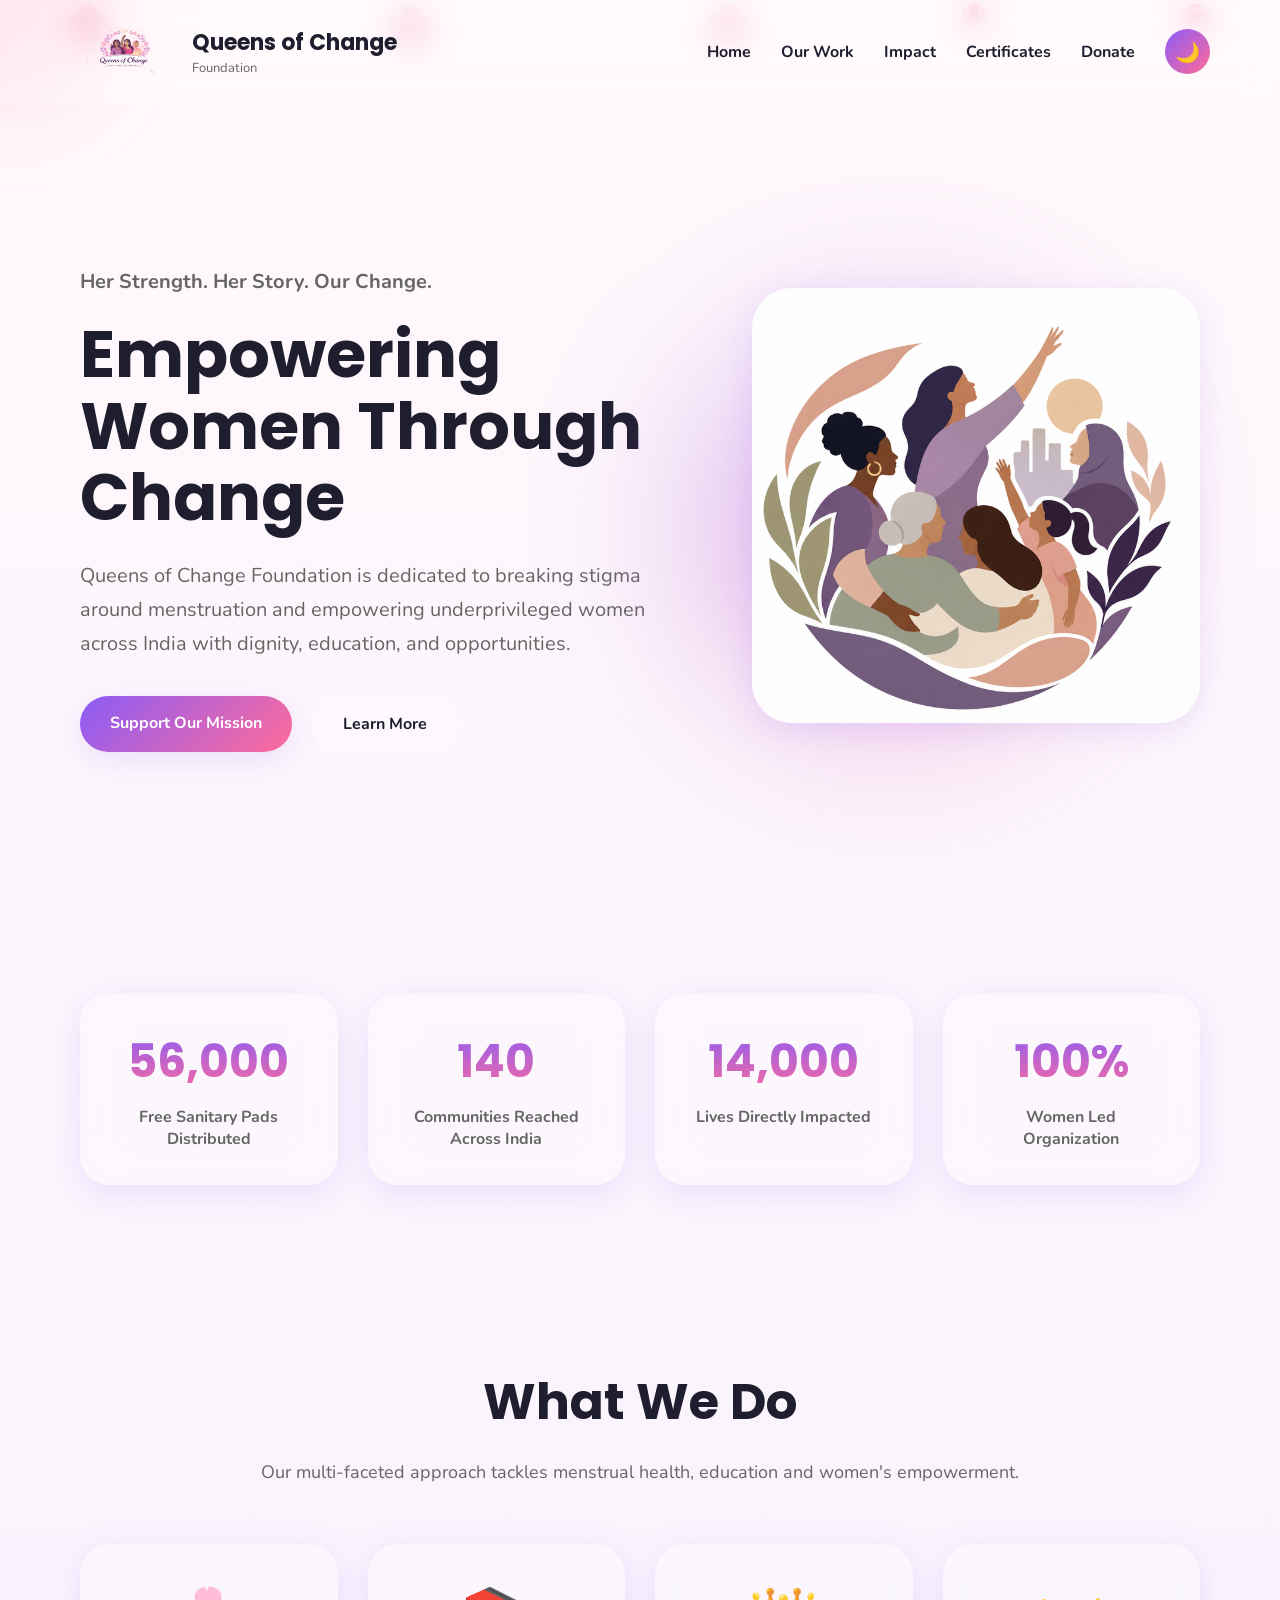
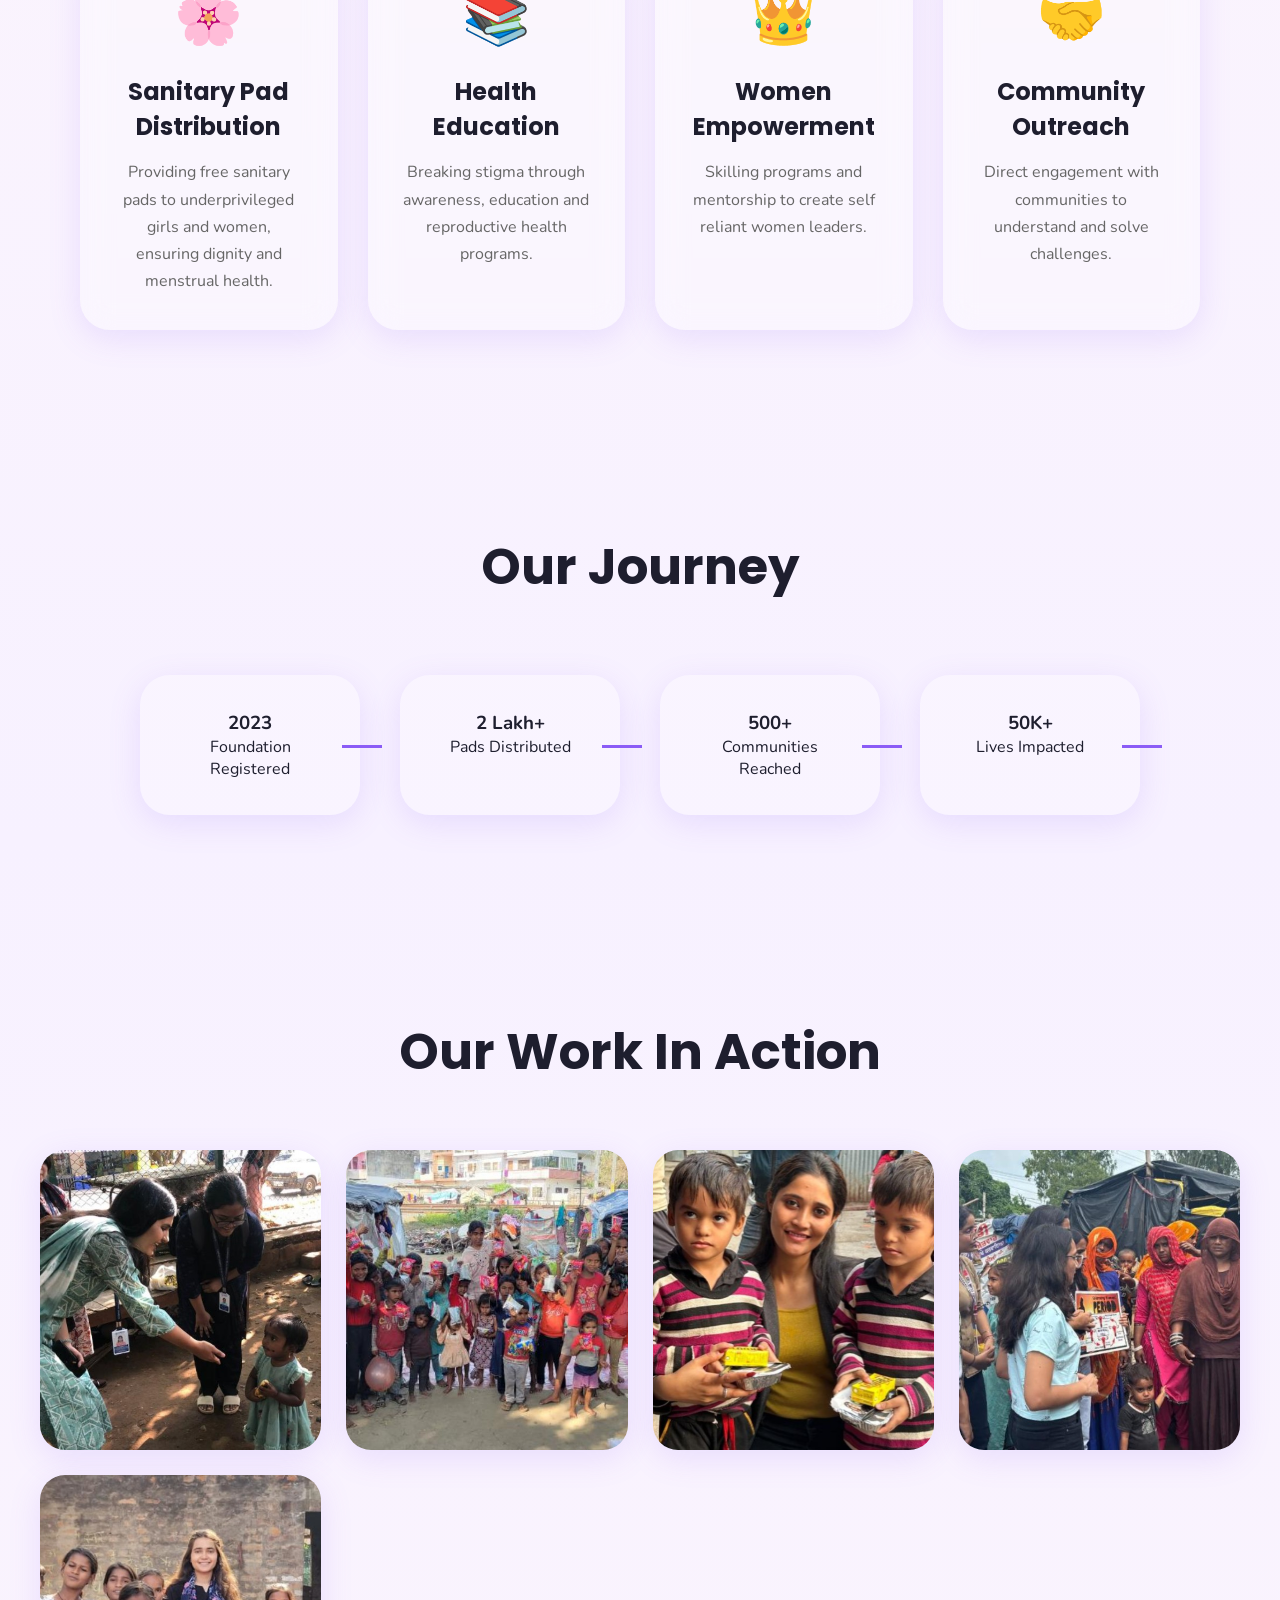
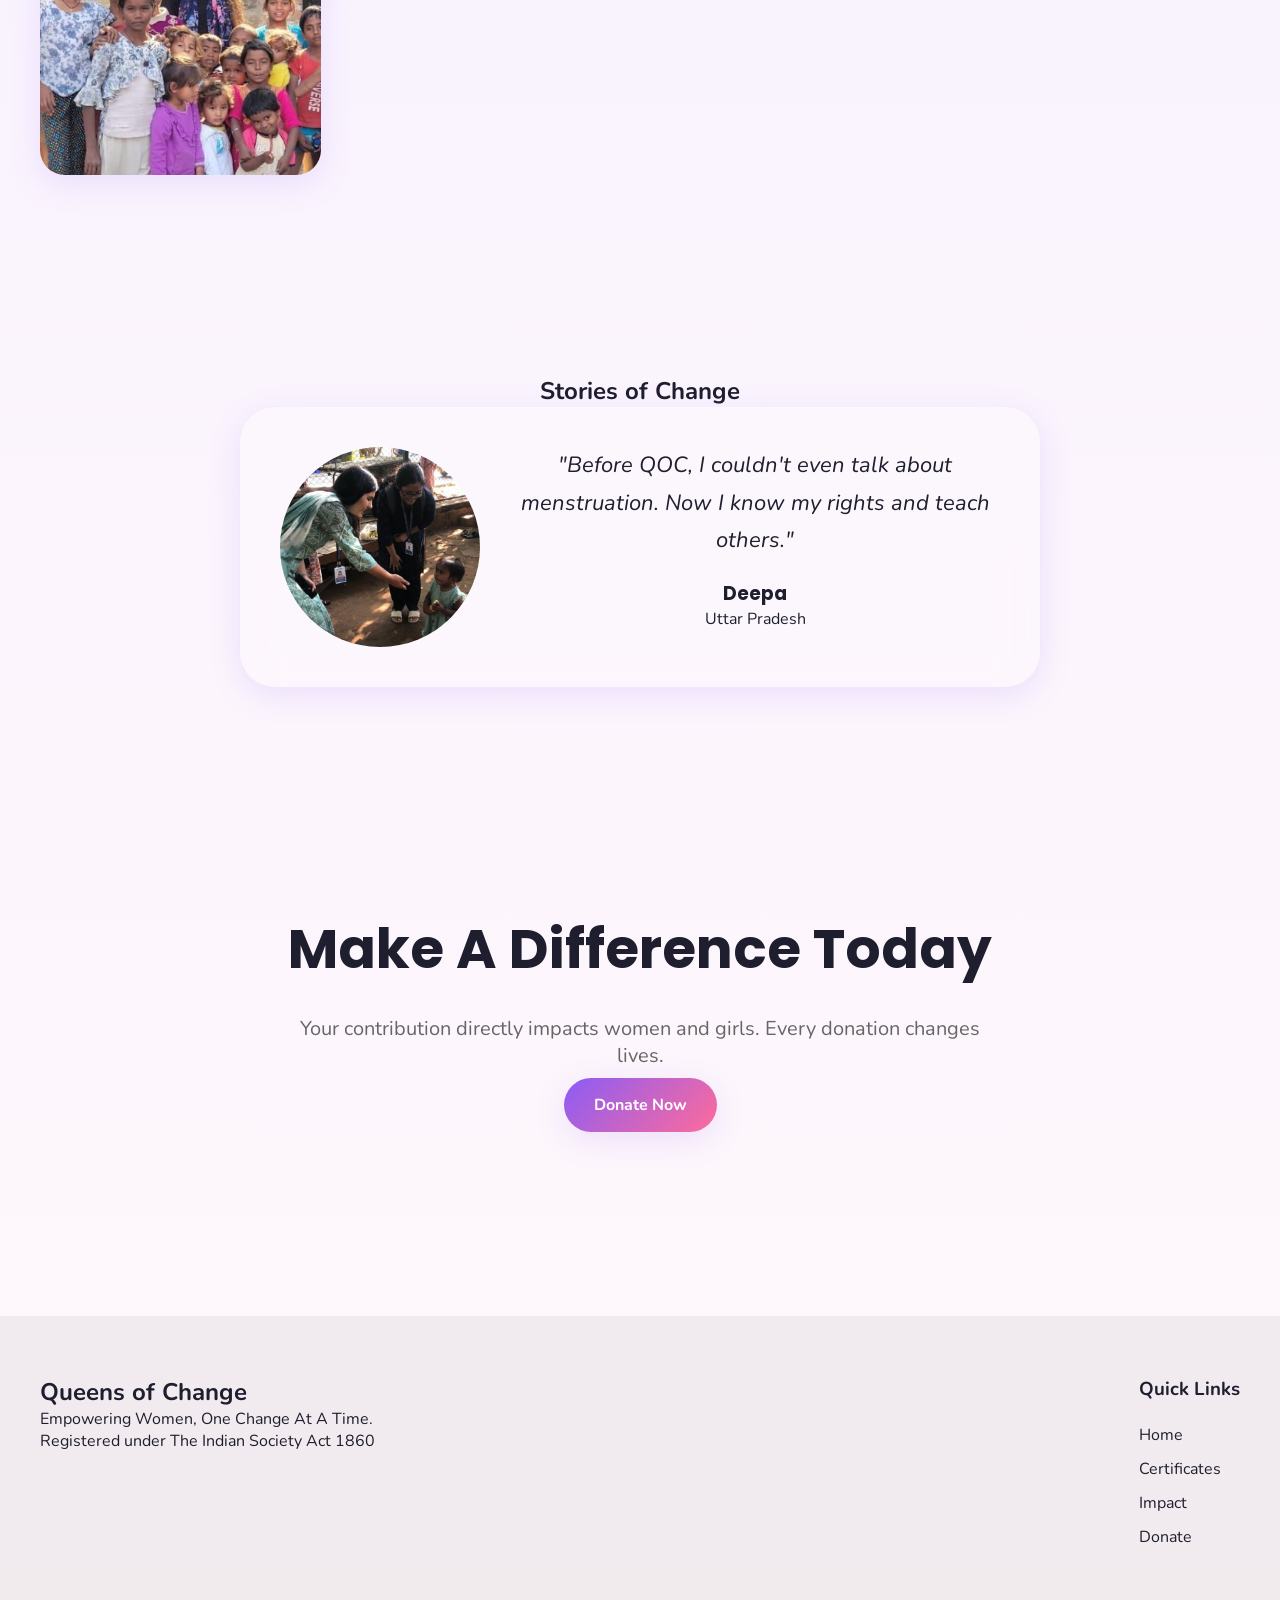
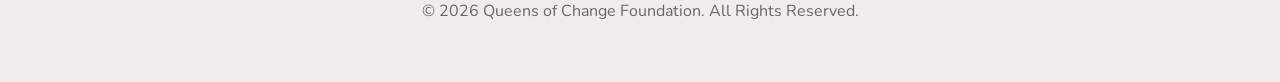
<file: index.html>
<!DOCTYPE html>
<html lang="en">

<head>

<meta charset="UTF-8">
<meta name="viewport" content="width=device-width, initial-scale=1.0">

<title>Queens of Change Foundation</title>

<link rel="stylesheet" href="css/style.css">

<link rel="preconnect" href="https://fonts.googleapis.com">

<link href="https://fonts.googleapis.com/css2?family=Poppins:wght@300;400;500;600;700&family=Nunito:wght@300;400;600;700&display=swap" rel="stylesheet">

<link rel="stylesheet"
href="https://cdnjs.cloudflare.com/ajax/libs/font-awesome/6.5.2/css/all.min.css">

</head>

<body>

<!-- cursor glow -->

<div class="cursor-glow"></div>


<!-- floating petals -->

<div class="petals">

<span>🌸</span>

<span>🌸</span>

<span>🌸</span>

<span>🌸</span>

<span>🌸</span>

</div>


<!-- navbar -->

<header>

<nav class="navbar">

<div class="logo">

<img src="images/logo.png">

<div>

<h2>Queens of Change</h2>

<p>Foundation</p>

</div>

</div>


<ul class="nav-links">

<li><a href="#">Home</a></li>



<li><a href="#stats">Our Work</a></li>

<li><a href="impact.html">Impact</a></li>

<li><a href="certificate.html">

Certificates

</a></li>

<li>

<a

href="https://docs.google.com/forms/d/e/1FAIpQLSdrCJnrJfnxzmGXOmvuvwGHFw8QOWnlW3kPCUQ47T0IUEgQ8w/viewform"

target="_blank"
>

Donate 

</a>

</li>

<li>

<button id="theme-toggle">

🌙

</button>

</li>

</ul>

</nav>

</header>



<!-- HERO -->

<section class="hero">

<div class="hero-text">

<p class="tagline">

Her Strength.

Her Story.

Our Change.

</p>


<h1>

Empowering Women Through Change

</h1>


<p>

Queens of Change Foundation is dedicated to

breaking stigma around menstruation and

empowering underprivileged women across India

with dignity, education, and opportunities.

</p>


<div class="hero-buttons">

<a 
href="https://docs.google.com/forms/d/e/1FAIpQLSdrCJnrJfnxzmGXOmvuvwGHFw8QOWnlW3kPCUQ47T0IUEgQ8w/viewform""

class="primary-btn">

Support Our Mission

</a>


<a href="about.html"

class="secondary-btn">

Learn More

</a>

</div>

</div>


<div class="hero-image">

<div class="blob"></div>

<img src="images/img7.png">

</div>

</section>



<!-- STATS -->


<section class="stats" id="stats">



<div class="stat-card">

<h2 class="counter"

data-target="200000">

0

</h2>

<p>

Free Sanitary Pads

Distributed

</p>

</div>



<div class="stat-card">

<h2 class="counter"

data-target="500">

0

</h2>

<p>

Communities Reached

Across India

</p>

</div>



<div class="stat-card">

<h2 class="counter"

data-target="50000">

0

</h2>

<p>

Lives Directly

Impacted

</p>

</div>


<div class="stat-card">

<h2>

100%

</h2>

<p>

Women Led

Organization

</p>

</div>


</section>



<!-- WHAT WE DO -->


<section class="services">

<h2>

What We Do

</h2>


<p class="section-subtitle">

Our multi-faceted approach tackles

menstrual health,

education and women's empowerment.

</p>



<div class="service-container">


<div class="service-card">

<div class="icon">

🌸

</div>

<h3>

Sanitary Pad Distribution

</h3>

<p>

Providing free sanitary pads to

underprivileged girls and women,

ensuring dignity and menstrual health.

</p>

</div>



<div class="service-card">

<div class="icon">

📚

</div>

<h3>

Health Education

</h3>

<p>

Breaking stigma through awareness,

education and reproductive health

programs.

</p>

</div>



<div class="service-card">

<div class="icon">

👑

</div>

<h3>

Women Empowerment

</h3>

<p>

Skilling programs and mentorship

to create self reliant women leaders.

</p>

</div>



<div class="service-card">

<div class="icon">

🤝

</div>

<h3>

Community Outreach

</h3>

<p>

Direct engagement with communities

to understand and solve challenges.

</p>

</div>


</div>


</section>



<!-- TIMELINE -->

<section class="timeline">


<h2>

Our Journey

</h2>


<div class="timeline-container">


<div class="timeline-item">

<h3>

2023

</h3>

<p>

Foundation Registered

</p>

</div>


<div class="timeline-item">

<h3>

2 Lakh+

</h3>

<p>

Pads Distributed

</p>

</div>


<div class="timeline-item">

<h3>

500+

</h3>

<p>

Communities Reached

</p>

</div>


<div class="timeline-item">

<h3>

50K+

</h3>

<p>

Lives Impacted

</p>

</div>


</div>

</section>




<!-- Gallery -->


<section class="gallery">


<h2>

Our Work In Action

</h2>


<div class="gallery-grid">


<img src="images/img1.jpg">

<img src="images/img2.jpg">

<img src="images/img3.jpg">

<img src="images/img4.jpg">

<img src="images/img5.jpg">




</div>


</section>




<!-- Stories -->


<section class="stories">


<h2>

Stories of Change

</h2>


<div class="story-card">

<img src="images/img1.jpg">


<div>

<p>

"Before QOC,

I couldn't even talk

about menstruation.

Now I know my rights

and teach others."

</p>


<h3>

Deepa

</h3>


<span>

Uttar Pradesh

</span>

</div>


</div>


</section>



<!-- CTA -->

<section class="cta">


<h2>

Make A Difference Today

</h2>


<p>

Your contribution directly impacts

women and girls.

Every donation changes lives.

</p>



<a

href="https://docs.google.com/forms/d/e/1FAIpQLSdrCJnrJfnxzmGXOmvuvwGHFw8QOWnlW3kPCUQ47T0IUEgQ8w/viewform"

target="_blank"

class="primary-btn">

Donate Now

</a>


</section>



<footer>


<div class="footer-content">


<div>

<h2>

Queens of Change

</h2>

<p>

Empowering Women,

One Change At A Time.
<br>
Registered under The Indian Society Act 1860

</p>

</div>



<div>

<h3>

Quick Links

</h3>
<br>

<ul>

<li>

<a href="#">

Home

</a>

</li>

<li>

<a href="certificate.html">

Certificates

</a>

</li>



<li>

<a href="impact.html">

Impact

</a>

</li>

<li>

<a

href="https://docs.google.com/forms/d/e/1FAIpQLSdrCJnrJfnxzmGXOmvuvwGHFw8QOWnlW3kPCUQ47T0IUEgQ8w/viewform"

target="_blank"
>

Donate 

</a>

</li>

</ul>

</div>



</div>



<div class="copyright">

© 2026 Queens of Change Foundation.
All Rights Reserved.


</div>


</footer>



<script src="js/script.js"></script>

<script src="js/darkmode.js"></script>


</body>

</html>
</file>
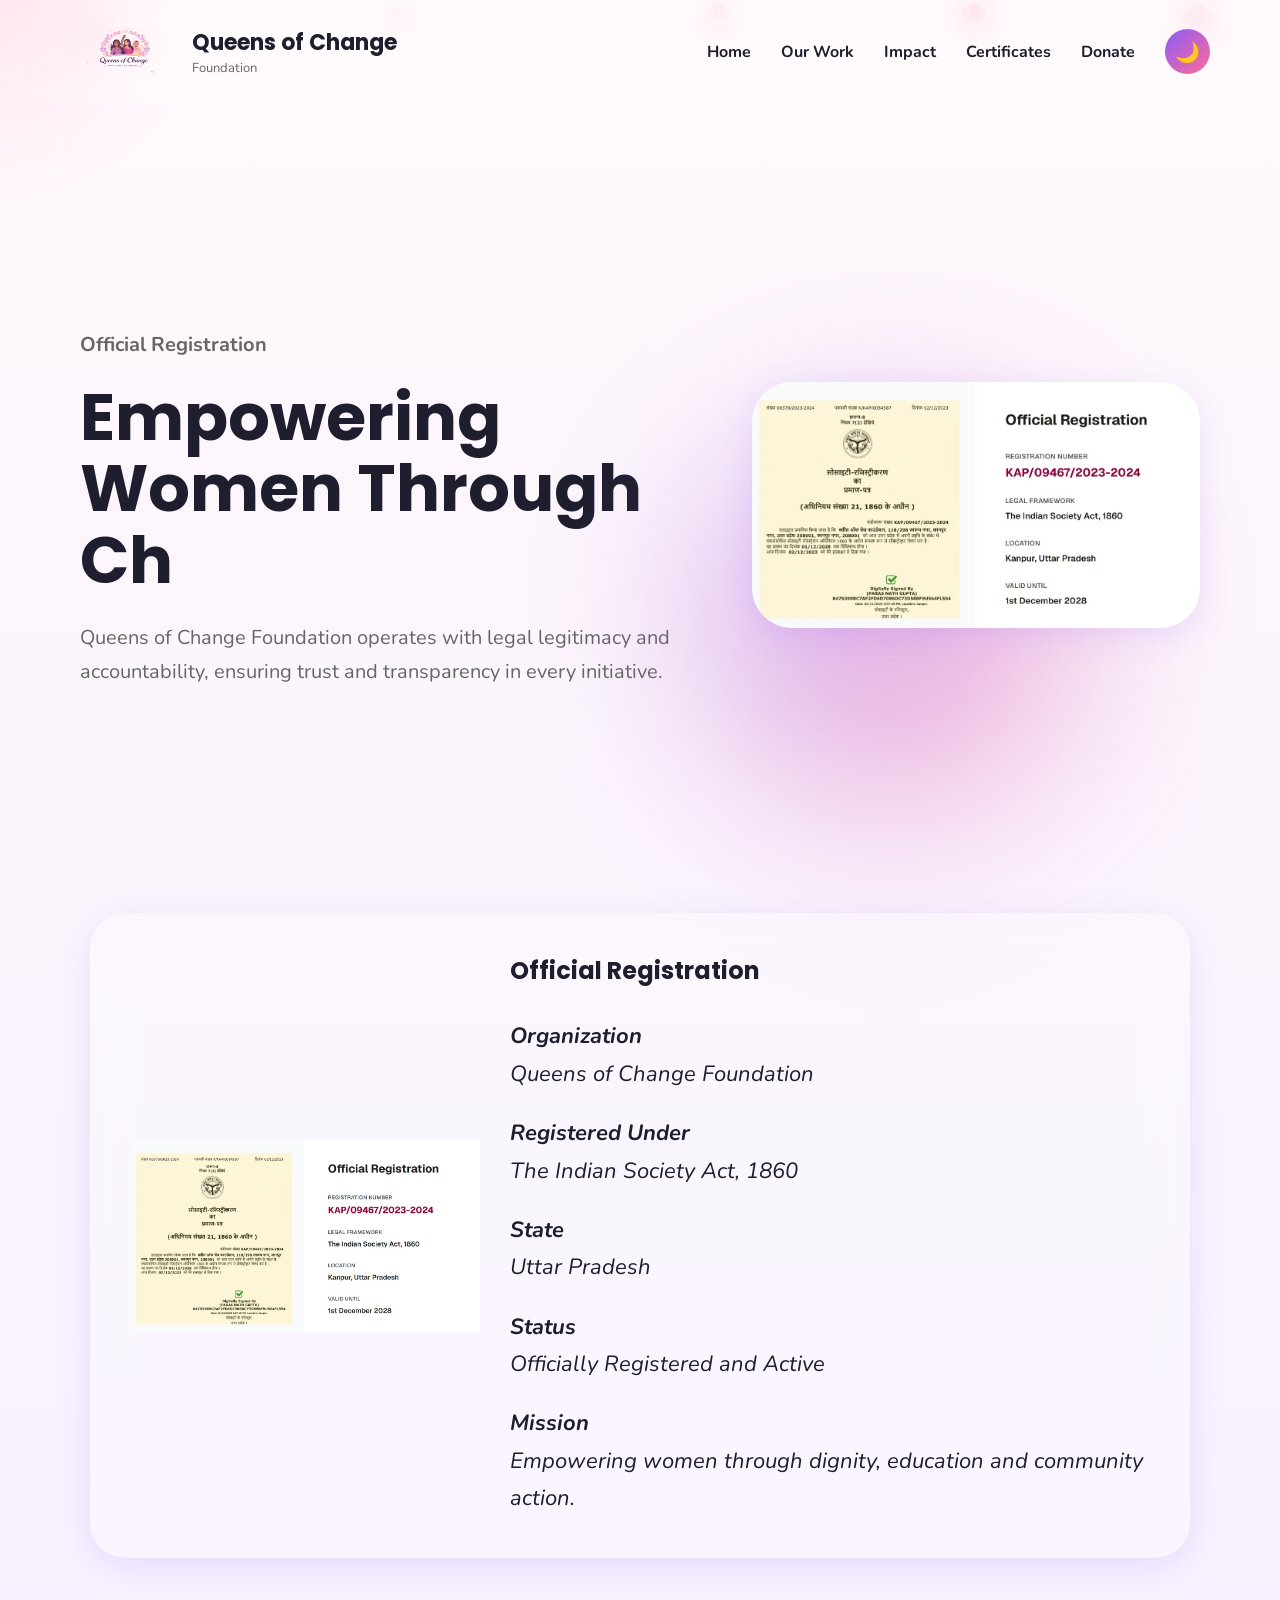
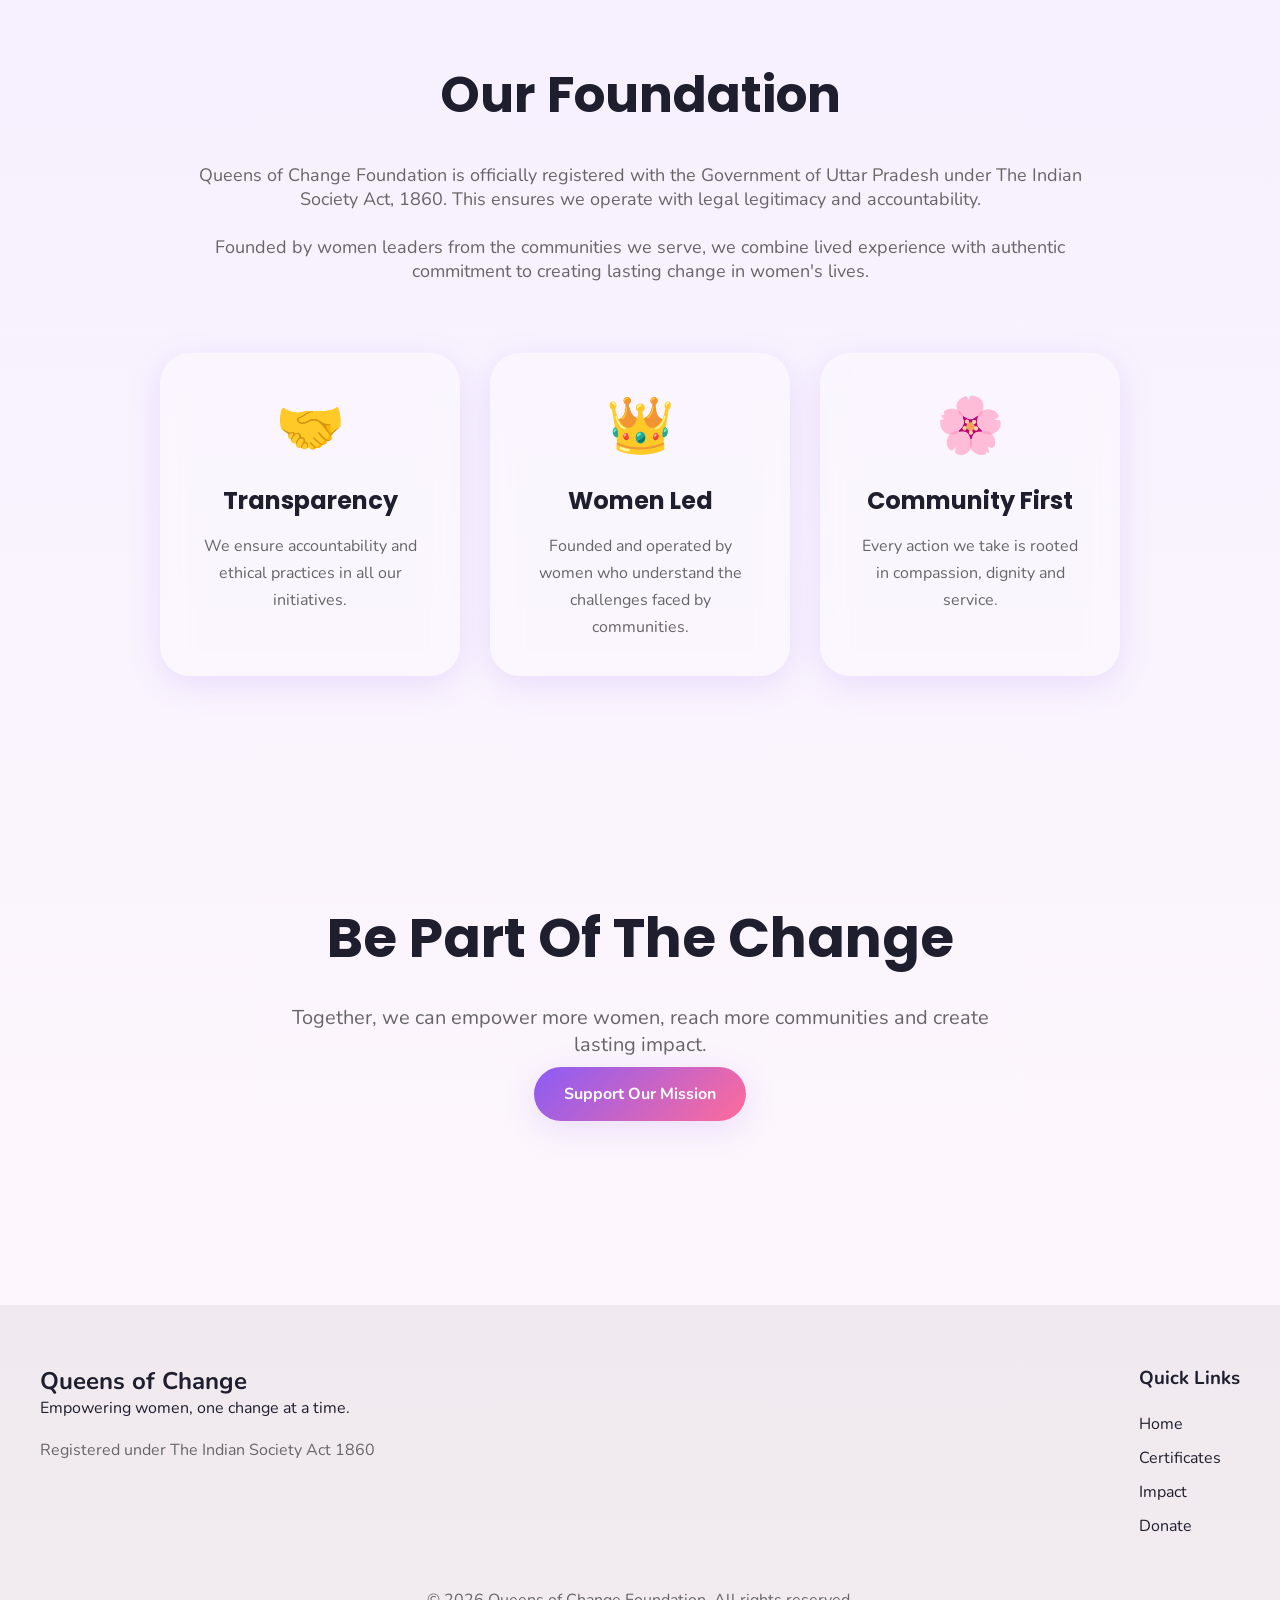
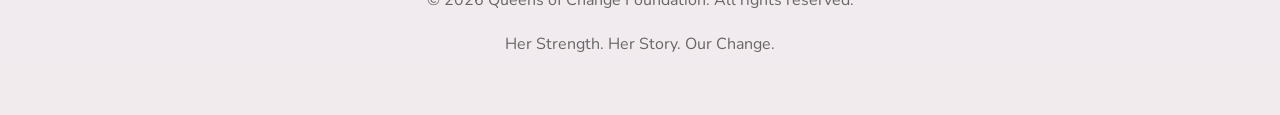
<file: certificate.html>
<!DOCTYPE html>
<html lang="en">

<head>

<meta charset="UTF-8">

<meta name="viewport"

content="width=device-width, initial-scale=1.0">

<title>

Certificates |

Queens of Change Foundation

</title>

<link rel="stylesheet"

href="css/style.css">


<link rel="preconnect"

href="https://fonts.googleapis.com">


<link href="https://fonts.googleapis.com/css2?family=Poppins:wght@300;400;500;600;700&family=Nunito:wght@300;400;600;700&display=swap"

rel="stylesheet">

</head>


<body>


<div class="cursor-glow"></div>


<div class="petals">

<span>🌸</span>

<span>🌸</span>

<span>🌸</span>

<span>🌸</span>

<span>🌸</span>

</div>




<!-- NAVBAR -->


<header>

<nav class="navbar">


<div class="logo">

<img src="images/logo.png">


<div>

<h2>

Queens of Change

</h2>

<p>

Foundation

</p>

</div>

</div>



<ul class="nav-links">


<li>

<a href="index.html">

Home

</a>

</li>



<li><a href="#stats">Our Work</a></li>

<li><a href="impact.html">Impact</a></li>

<li><a href="certificate.html">

Certificates

</a></li>

<li>

<a

href="https://docs.google.com/forms/d/e/1FAIpQLSdrCJnrJfnxzmGXOmvuvwGHFw8QOWnlW3kPCUQ47T0IUEgQ8w/viewform"

target="_blank"
>

Donate 

</a>

</li>

<li>

<button id="theme-toggle">

🌙

</button>

</li>

</ul>

</nav>

</header>





<!-- HERO -->


<section class="hero">


<div class="hero-text">


<p class="tagline">

Official Registration

</p>



<h1>

Certified.

Transparent.

Community Driven.

</h1>


<p>

Queens of Change Foundation

operates with legal legitimacy

and accountability,

ensuring trust and transparency

in every initiative.

</p>


</div>




<div class="hero-image">

<div class="blob"></div>

<img src="images/certificate.jpg">

</div>


</section>








<!-- CERTIFICATE DETAILS -->


<section class="story-card"

style="max-width:1100px;

margin:auto;">


<img

src="images/certificate.jpg"

style="

width:350px;

height:auto;

border-radius:30px;

object-fit:contain;

">


<div>


<h2

style="font-family:Poppins;

margin-bottom:30px;">

Official Registration

</h2>




<p>

<b>

Organization

</b>

<br>

Queens of Change Foundation

</p>


<br>


<p>

<b>

Registered Under

</b>

<br>

The Indian Society Act,

1860

</p>



<br>


<p>

<b>

State

</b>

<br>

Uttar Pradesh

</p>



<br>


<p>

<b>

Status

</b>

<br>

Officially Registered

and Active

</p>



<br>


<p>

<b>

Mission

</b>

<br>

Empowering women

through dignity,

education

and community action.

</p>



</div>


</section>








<!-- OUR FOUNDATION -->


<section class="services">


<h2>

Our Foundation

</h2>



<p class="section-subtitle"

style="max-width:900px;

margin:auto;

margin-top:30px;">


Queens of Change Foundation is officially registered with the Government of Uttar Pradesh under The Indian Society Act, 1860.

This ensures we operate with legal legitimacy and accountability.



<br><br>


Founded by women leaders from the communities we serve,

we combine lived experience with authentic commitment to creating lasting change in women's lives.


</p>




<div

style="

margin-top:70px;

display:flex;

justify-content:center;

gap:30px;

flex-wrap:wrap;

">



<div class="service-card"

style="max-width:300px;">


<div class="icon">

🤝

</div>



<h3>

Transparency

</h3>


<p>

We ensure accountability

and ethical practices

in all our initiatives.

</p>


</div>






<div class="service-card"

style="max-width:300px;">


<div class="icon">

👑

</div>



<h3>

Women Led

</h3>


<p>

Founded and operated

by women who understand

the challenges faced

by communities.

</p>


</div>







<div class="service-card"

style="max-width:300px;">


<div class="icon">

🌸

</div>


<h3>

Community First

</h3>


<p>

Every action we take

is rooted in compassion,

dignity and service.

</p>


</div>




</div>


</section>







<!-- CTA -->


<section class="cta">


<h2>

Be Part Of The Change

</h2>



<p>

Together,

we can empower more women,

reach more communities

and create lasting impact.

</p>




<a

class="primary-btn"

target="_blank"

href="https://docs.google.com/forms/d/e/1FAIpQLSdrCJnrJfnxzmGXOmvuvwGHFw8QOWnlW3kPCUQ47T0IUEgQ8w/viewform">

Support Our Mission

</a>



</section>







<!-- FOOTER -->


<footer>


<div class="footer-content">


<div>


<h2>

Queens of Change

</h2>


<p>

Empowering women,

one change at a time.

</p>



<p

style="margin-top:20px;

color:var(--text-light);">


Registered under

The Indian Society Act 1860

</p>



</div>





<div>


<h3>

Quick Links

</h3>
<br>


<ul>

<li>

<a href="index.html">

Home

</a>

</li>

<li>

<a href="certificate.html">

Certificates

</a>

</li>



<li>

<a href="impact.html">

Impact

</a>

</li>

<li>

<a

href="https://docs.google.com/forms/d/e/1FAIpQLSdrCJnrJfnxzmGXOmvuvwGHFw8QOWnlW3kPCUQ47T0IUEgQ8w/viewform"

target="_blank"
>

Donate 

</a>

</li>

</ul>

</div>


</div>





<div class="copyright">


© 2026

Queens of Change Foundation.

All rights reserved.


<br><br>


Her Strength.

Her Story.

Our Change.


</div>


</footer>



<script src="js/script.js"></script>

<script src="js/darkmode.js"></script>


</body>

</html>
</file>
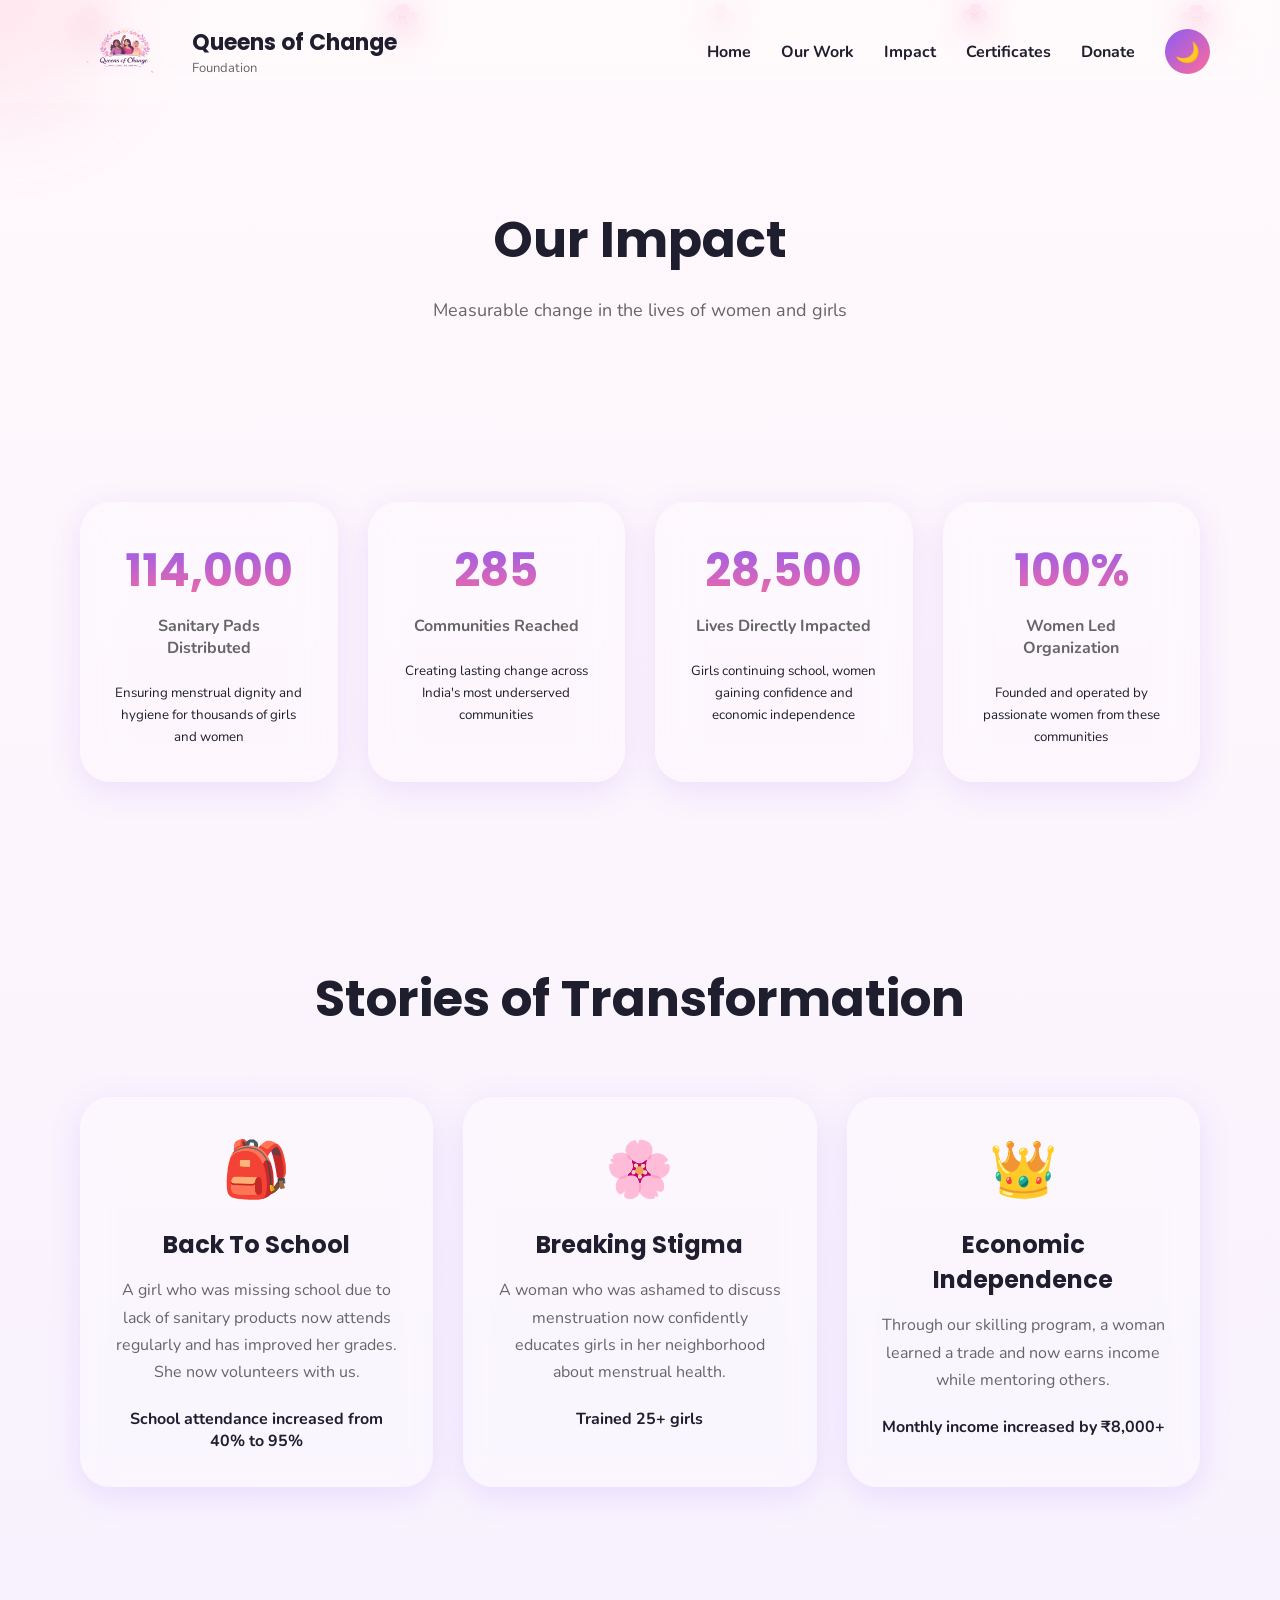
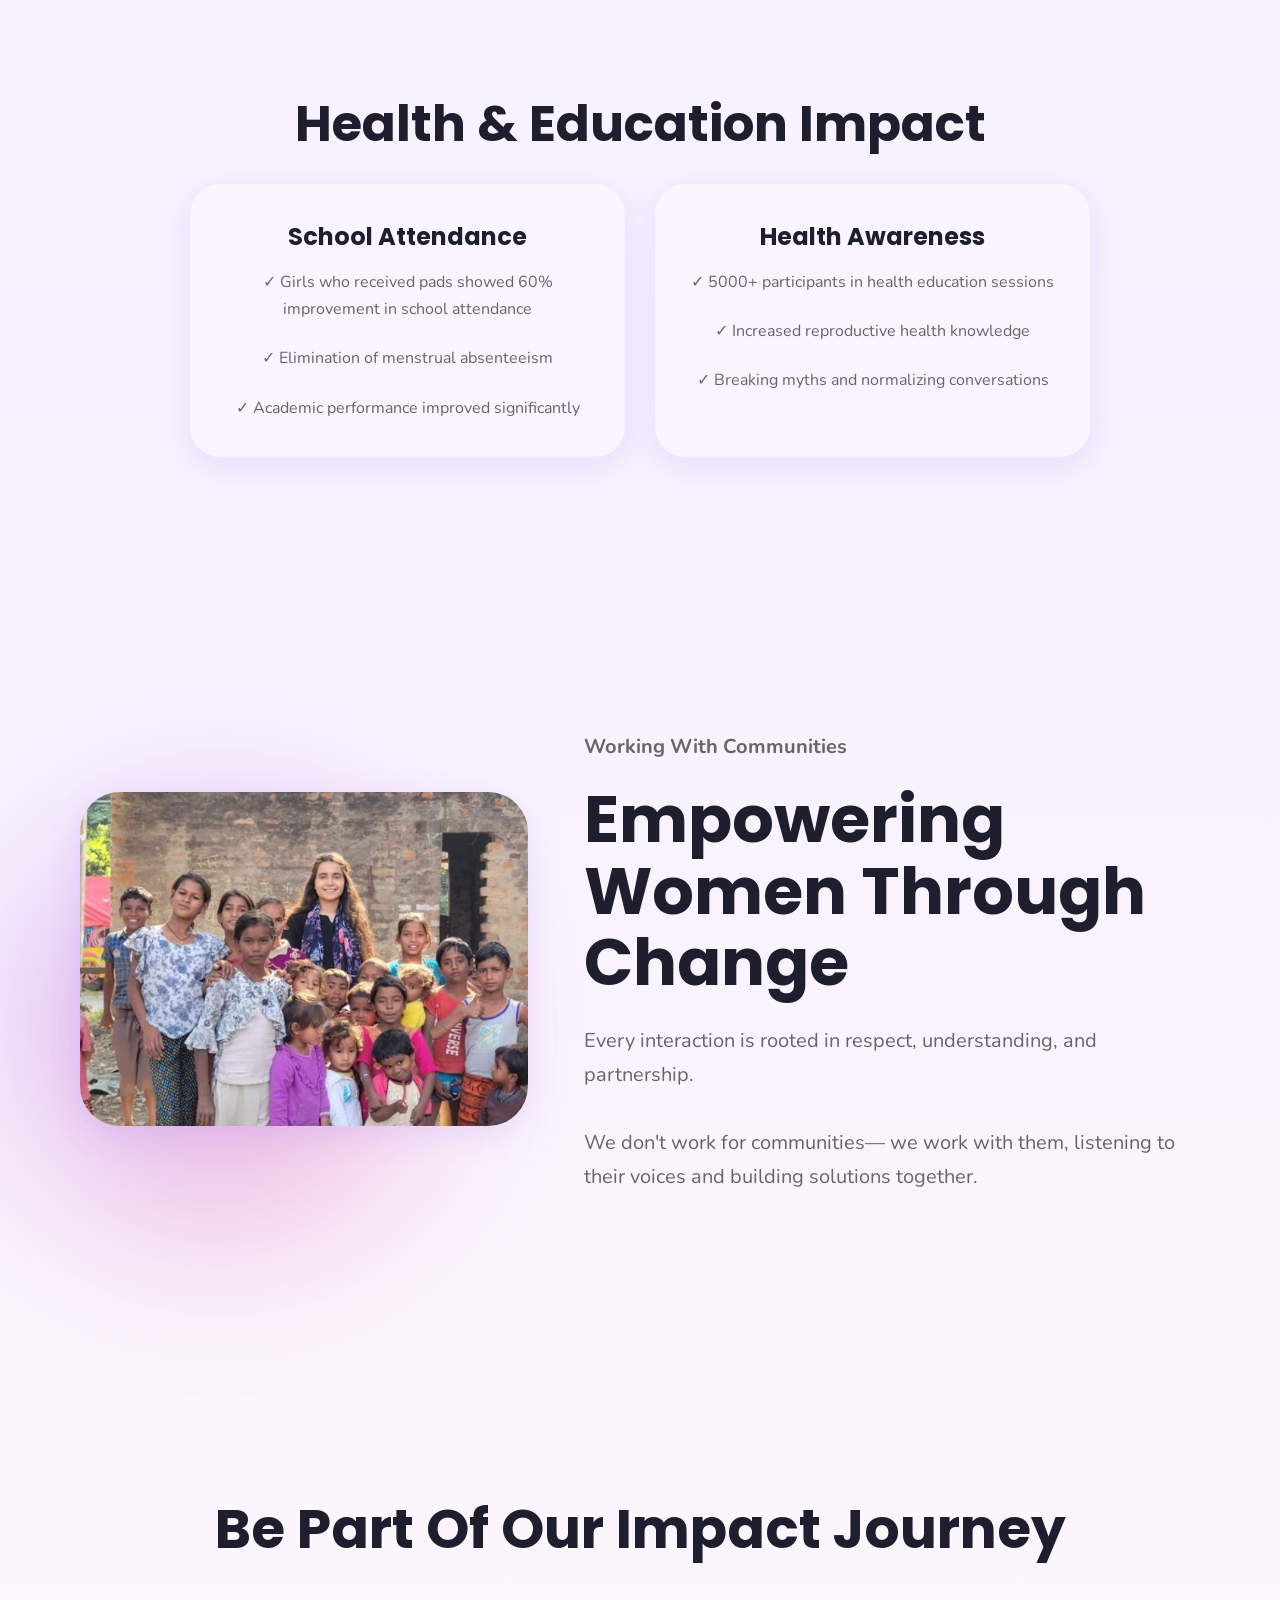
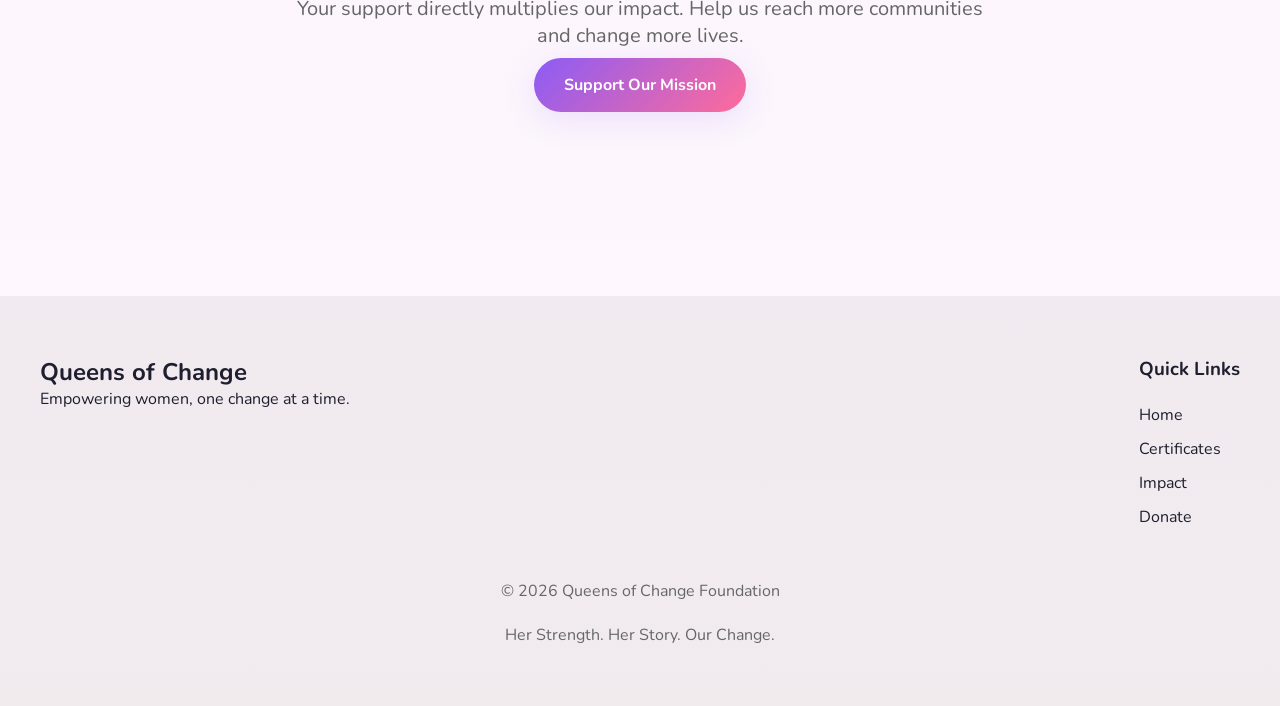
<file: impact.html>
<!DOCTYPE html>
<html lang="en">

<head>

<meta charset="UTF-8">

<meta name="viewport"
content="width=device-width, initial-scale=1.0">

<title>

Impact |

Queens of Change Foundation

</title>

<link rel="stylesheet"
href="css/style.css">

<link rel="preconnect"
href="https://fonts.googleapis.com">

<link href="https://fonts.googleapis.com/css2?family=Poppins:wght@300;400;500;600;700&family=Nunito:wght@300;400;600;700&display=swap"
rel="stylesheet">

</head>

<body>


<div class="cursor-glow"></div>


<div class="petals">

<span>🌸</span>
<span>🌸</span>
<span>🌸</span>
<span>🌸</span>
<span>🌸</span>

</div>



<!-- NAVBAR -->

<header>

<nav class="navbar">

<div class="logo">

<img src="images/logo.png">

<div>

<h2>

Queens of Change

</h2>

<p>

Foundation

</p>

</div>

</div>

<ul class="nav-links">


<li>

<a href="index.html">

Home

</a>

</li>



<li><a href="#stats">Our Work</a></li>

<li><a href="impact.html">Impact</a></li>

<li><a href="certificate.html">

Certificates

</a></li>

<li>

<a

href="https://docs.google.com/forms/d/e/1FAIpQLSdrCJnrJfnxzmGXOmvuvwGHFw8QOWnlW3kPCUQ47T0IUEgQ8w/viewform"

target="_blank"
>

Donate 

</a>

</li>

<li>

<button id="theme-toggle">

🌙

</button>

</li>

</ul>

</nav>

</header>






<!-- HERO -->


<section class="services">


<h2>

Our Impact

</h2>


<p class="section-subtitle">

Measurable change in the lives

of women and girls

</p>


</section>







<!-- IMPACT STATS -->


<section class="stats">


<div class="stat-card">


<h2 class="counter"

data-target="200000">

0

</h2>


<p>

Sanitary Pads Distributed

</p>


<br>


<small>

Ensuring menstrual dignity

and hygiene for thousands

of girls and women

</small>


</div>







<div class="stat-card">


<h2 class="counter"

data-target="500">

0

</h2>


<p>

Communities Reached

</p>


<br>


<small>

Creating lasting change

across India's most

underserved communities

</small>


</div>








<div class="stat-card">


<h2 class="counter"

data-target="50000">

0

</h2>


<p>

Lives Directly Impacted

</p>


<br>


<small>

Girls continuing school,

women gaining confidence

and economic independence

</small>


</div>








<div class="stat-card">


<h2>

100%

</h2>


<p>

Women Led Organization

</p>


<br>


<small>

Founded and operated

by passionate women

from these communities

</small>


</div>


</section>








<!-- STORIES -->


<section class="services">


<h2>

Stories of Transformation

</h2>


<div class="service-container"
style="grid-template-columns:repeat(3,minmax(250px,1fr));">



<div class="service-card">


<div class="icon">

🎒

</div>



<h3>

Back To School

</h3>



<p>

A girl who was missing school

due to lack of sanitary products

now attends regularly and

has improved her grades.

She now volunteers with us.

</p>



<br>


<b>

School attendance

increased from

40% to 95%

</b>


</div>








<div class="service-card">


<div class="icon">

🌸

</div>



<h3>

Breaking Stigma

</h3>



<p>

A woman who was ashamed

to discuss menstruation

now confidently educates

girls in her neighborhood

about menstrual health.

</p>


<br>


<b>

Trained 25+

girls

</b>


</div>









<div class="service-card">


<div class="icon">

👑

</div>



<h3>

Economic Independence

</h3>



<p>

Through our skilling program,

a woman learned a trade

and now earns income

while mentoring others.

</p>


<br>


<b>

Monthly income

increased by

₹8,000+

</b>


</div>



</div>


</section>










<!-- HEALTH IMPACT -->


<section class="services">


<h2>

Health & Education Impact

</h2>

<br>


<div class="service-container"

style="

grid-template-columns:repeat(2,minmax(320px,1fr));

max-width:900px;

margin:auto;

">




<div class="service-card">


<h3>

School Attendance

</h3>



<p>

✓ Girls who received pads

showed 60% improvement

in school attendance

</p>


<br>



<p>

✓ Elimination of menstrual

absenteeism

</p>


<br>



<p>

✓ Academic performance

improved significantly

</p>



</div>









<div class="service-card">


<h3>

Health Awareness

</h3>



<p>

✓ 5000+

participants in

health education sessions

</p>



<br>



<p>

✓ Increased reproductive

health knowledge

</p>



<br>



<p>

✓ Breaking myths

and normalizing

conversations

</p>



</div>




</div>


</section>








<!-- COMMUNITY -->


<section class="hero">


<div class="hero-image">


<div class="blob"></div>


<img src="images/img5.jpg">


</div>





<div class="hero-text">


<p class="tagline">

Working With Communities

</p>



<h1>

Community Care

& Support

</h1>



<p>

Every interaction

is rooted in respect,

understanding,

and partnership.


<br><br>


We don't work for communities—

we work with them,

listening to their voices

and building solutions together.

</p>



</div>



</section>








<!-- CTA -->


<section class="cta">


<h2>

Be Part Of

Our Impact Journey

</h2>



<p>

Your support directly

multiplies our impact.

Help us reach more communities

and change more lives.

</p>




<a

class="primary-btn"

href="donate.html">

Support Our Mission

</a>



</section>









<!-- FOOTER -->


<footer>


<div class="footer-content">


<div>


<h2>

Queens of Change

</h2>



<p>

Empowering women,

one change at a time.

</p>



</div>






<div>


<h3>

Quick Links

</h3>
<br>

<ul>


<li>

<a href="index.html">

Home

</a>

</li>

<li>

<a href="certificate.html">

Certificates

</a>

</li>



<li>

<a href="impact.html">

Impact

</a>

</li>

<li>

<a

href="https://docs.google.com/forms/d/e/1FAIpQLSdrCJnrJfnxzmGXOmvuvwGHFw8QOWnlW3kPCUQ47T0IUEgQ8w/viewform"

target="_blank"
>

Donate 

</a>

</li>

</ul>

</div>


</div>





<div class="copyright">

© 2026 Queens of Change Foundation

<br><br>

Her Strength.

Her Story.

Our Change.

</div>


</footer>




<script src="js/script.js"></script>

<script src="js/darkmode.js"></script>


</body>

</html>
</file>
<file: css/style.css>
:root{

--primary:#8B5CF6;
--secondary:#FF6B9A;
--accent:#FFD6E7;

--bg:#FFF8FB;
--bg2:#F7F1FF;

--glass:rgba(255,255,255,.25);

--text:#1E1E2E;
--text-light:#666;

--shadow:
0 8px 32px rgba(139,92,246,.15);

}


[data-theme="dark"]{

--primary:#B794F4;

--secondary:#FF80AB;

--accent:#2D1F3D;

--bg:#121018;

--bg2:#1C1627;

--glass:rgba(255,255,255,.08);

--text:#F5F5F7;

--text-light:#B7B7C0;

--shadow:
0 8px 32px rgba(0,0,0,.35);

}


/* Reset */

*{

margin:0;

padding:0;

box-sizing:border-box;

}


html{

scroll-behavior:smooth;

}


body{

font-family:'Nunito',sans-serif;

background:

linear-gradient(

180deg,

var(--bg),

var(--bg2),

var(--bg)

);

color:var(--text);

overflow-x:hidden;

transition:.4s;

}


/* Scrollbar */

::-webkit-scrollbar{

width:10px;

}

::-webkit-scrollbar-thumb{

background:

linear-gradient(

var(--primary),

var(--secondary)

);

border-radius:20px;

}



/* NAVBAR */

header{

position:sticky;

top:0;

z-index:999;

backdrop-filter:blur(15px);

background:var(--glass);

}


.navbar{

max-width:1200px;

margin:auto;

padding:15px 30px;

display:flex;

justify-content:space-between;

align-items:center;

}


.logo{

display:flex;

align-items:center;

gap:12px;

}


.logo img{

width:110px;

height:auto;

}
.logo h2{

font-family:Poppins;

font-size:22px;

}


.logo p{

font-size:13px;

color:var(--text-light);

}



.nav-links{

display:flex;

align-items:center;

gap:30px;

list-style:none;

}


.nav-links a{

text-decoration:none;

color:var(--text);

font-weight:700;

transition:.3s;

}


.nav-links a:hover{

color:var(--primary);

}



#theme-toggle{

width:45px;

height:45px;

border:none;

border-radius:50%;

cursor:pointer;

background:

linear-gradient(

135deg,

var(--primary),

var(--secondary)

);

font-size:20px;

color:white;

}



.donate-btn{

padding:12px 22px;

border-radius:30px;

background:

linear-gradient(

135deg,

var(--primary),

var(--secondary)

);

color:white!important;

box-shadow:var(--shadow);

}




/* HERO */

.hero{

max-width:1200px;

margin:auto;

min-height:90vh;

display:flex;

align-items:center;

justify-content:space-between;

padding:70px 40px;

gap:50px;

}



.hero-text{

width:55%;

}


.tagline{

font-size:18px;

font-weight:700;

color:var(--secondary);

margin-bottom:20px;

}



.hero h1{

font-size:65px;

font-family:Poppins;

line-height:1.1;

margin-bottom:25px;

}


.hero p{

font-size:20px;

color:var(--text-light);

line-height:1.7;

}



.hero-buttons{

margin-top:35px;

display:flex;

gap:20px;

}



.primary-btn{

padding:16px 30px;

border-radius:35px;

text-decoration:none;

font-weight:700;

background:

linear-gradient(

135deg,

var(--primary),

var(--secondary)

);

color:white;

box-shadow:var(--shadow);

transition:.3s;

}



.primary-btn:hover{

transform:translateY(-5px);

}



.secondary-btn{

padding:16px 30px;

border-radius:35px;

text-decoration:none;

font-weight:700;

background:var(--glass);

backdrop-filter:blur(15px);

color:var(--text);

border:1px solid rgba(255,255,255,.3);

transition:.3s;

}



.secondary-btn:hover{

transform:translateY(-5px);

}



/* HERO IMAGE */

.hero-image{

width:40%;

position:relative;

}


.hero-image img{

width:100%;

border-radius:40px;

position:relative;

z-index:2;

box-shadow:var(--shadow);

}


.blob{

position:absolute;

width:380px;

height:380px;

background:

linear-gradient(

135deg,

var(--primary),

var(--secondary)

);

border-radius:50%;

filter:blur(90px);

opacity:.45;

top:50px;

left:-50px;

animation:float 6s ease-in-out infinite;

}




/* STATS */


.stats{

max-width:1200px;

margin:80px auto;

display:grid;

grid-template-columns:repeat(4,1fr);

gap:30px;

padding:0 40px;

}


.stat-card{

padding:35px;

text-align:center;

background:var(--glass);

backdrop-filter:blur(20px);

border-radius:30px;

box-shadow:var(--shadow);

transition:.4s;

}


.stat-card:hover{

transform:

translateY(-12px)

scale(1.03);

}



.stat-card h2{

font-size:45px;

font-family:Poppins;

background:

linear-gradient(

var(--primary),

var(--secondary)

);

-webkit-background-clip:text;

-webkit-text-fill-color:transparent;

}


.stat-card p{

margin-top:10px;

font-weight:700;

color:var(--text-light);

}



/* SERVICES */


.services{

max-width:1200px;

margin:auto;

padding:100px 40px;

text-align:center;

}


.services h2{

font-size:50px;

font-family:Poppins;

}


.section-subtitle{

margin-top:20px;

color:var(--text-light);

font-size:18px;

}


.service-container{

margin-top:60px;

display:grid;

grid-template-columns:

repeat(4,1fr);

gap:30px;

}


.service-card{

padding:35px;

border-radius:30px;

background:var(--glass);

backdrop-filter:blur(15px);

box-shadow:var(--shadow);

transition:.4s;

}


.service-card:hover{

transform:

translateY(-15px);

}



.icon{

font-size:55px;

margin-bottom:20px;

}


.service-card h3{

font-size:24px;

font-family:Poppins;

margin-bottom:15px;

}


.service-card p{

color:var(--text-light);

line-height:1.7;

}




/* TIMELINE */


.timeline{

padding:100px 40px;

text-align:center;

}


.timeline h2{

font-size:50px;

font-family:Poppins;

margin-bottom:70px;

}


.timeline-container{

display:flex;

justify-content:center;

gap:40px;

flex-wrap:wrap;

}


.timeline-item{

width:220px;

padding:35px;

border-radius:30px;

background:var(--glass);

box-shadow:var(--shadow);

position:relative;

}


.timeline-item::after{

content:"";

position:absolute;

right:-22px;

top:50%;

width:40px;

height:3px;

background:var(--primary);

}



/* GALLERY */


.gallery{

padding:100px 40px;

text-align:center;

}


.gallery h2{

font-size:50px;

font-family:Poppins;

margin-bottom:60px;

}



.gallery-grid{

display:grid;

grid-template-columns:

repeat(auto-fit,minmax(250px,1fr));

gap:25px;

}


.gallery-grid img{

width:100%;

height:300px;

object-fit:cover;

border-radius:25px;

transition:.5s;

cursor:pointer;

box-shadow:var(--shadow);

}


.gallery-grid img:hover{

transform:

scale(1.05);

}



/* STORIES */


.stories{

padding:100px 40px;

text-align:center;

}


.story-card{

max-width:800px;

margin:auto;

display:flex;

gap:30px;

padding:40px;

border-radius:35px;

background:var(--glass);

backdrop-filter:blur(20px);

box-shadow:var(--shadow);

}


.story-card img{

width:200px;

height:200px;

border-radius:50%;

object-fit:cover;

}


.story-card p{

font-size:22px;

line-height:1.7;

font-style:italic;

}


.story-card h3{

margin-top:20px;

font-family:Poppins;

}



/* CTA */

.cta{

padding:120px 40px;

text-align:center;

}


.cta h2{

font-size:55px;

font-family:Poppins;

}


.cta p{

margin:25px auto;

max-width:700px;

font-size:20px;

color:var(--text-light);

}




/* FOOTER */


footer{

padding:60px 40px;

background:rgba(0,0,0,.05);

margin-top:80px;

}


.footer-content{

max-width:1200px;

margin:auto;

display:flex;

justify-content:space-between;

flex-wrap:wrap;

gap:50px;

}


footer ul{

list-style:none;

}


footer li{

margin-bottom:12px;

}


footer a{

text-decoration:none;

color:var(--text);

}


.copyright{

text-align:center;

margin-top:40px;

color:var(--text-light);

}



/* FLOATING PETALS */

.petals span{

position:fixed;

font-size:30px;

opacity:.5;

animation:fall linear infinite;

}


.petals span:nth-child(1){

left:5%;

animation-duration:12s;

}

.petals span:nth-child(2){

left:30%;

animation-duration:18s;

}

.petals span:nth-child(3){

left:55%;

animation-duration:15s;

}

.petals span:nth-child(4){

left:75%;

animation-duration:20s;

}

.petals span:nth-child(5){

left:92%;

animation-duration:14s;

}



/* ANIMATIONS */

@keyframes float{

0%{

transform:translateY(0);

}

50%{

transform:translateY(-30px);

}

100%{

transform:translateY(0);

}

}



@keyframes fall{

0%{

top:-100px;

transform:rotate(0deg);

}

100%{

top:100vh;

transform:

rotate(360deg);

}

}




/* MOBILE */

@media(max-width:900px){

.hero{

flex-direction:column;

text-align:center;

}


.hero-text,

.hero-image{

width:100%;

}


.hero h1{

font-size:45px;

}


.stats{

grid-template-columns:

1fr 1fr;

}


.service-container{

grid-template-columns: repeat(4,1fr);

}


.story-card{

flex-direction:column;

align-items:center;

}


.nav-links{

display:none;

}

}
/* Scroll reveal */

.hidden{

opacity:0;

transform:

translateY(50px);

transition:

all .8s ease;

}


.show{

opacity:1;

transform:

translateY(0);

}




/* Cursor Glow */


.cursor-glow{

position:fixed;

width:300px;

height:300px;

border-radius:50%;

background:

radial-gradient(

circle,

rgba(255,107,154,.25),

transparent 70%

);

pointer-events:none;

transform:

translate(-50%,-50%);

z-index:-1;

filter:blur(40px);

}




/* Navbar scroll */


.nav-scroll{

background:

rgba(255,255,255,.15);

backdrop-filter:

blur(20px);

box-shadow:

0 10px 40px rgba(0,0,0,.08);

}




/* Image modal */


.modal{

position:fixed;

top:0;

left:0;

width:100%;

height:100%;

background:

rgba(0,0,0,.85);

display:flex;

justify-content:center;

align-items:center;

z-index:9999;

}


.modal img{

max-width:80%;

max-height:85%;

border-radius:25px;

}


.close{

position:absolute;

top:40px;

right:50px;

font-size:40px;

color:white;

cursor:pointer;

}




/* Ripple */


.primary-btn,

.secondary-btn,

.donate-btn{

position:relative;

overflow:hidden;

}


.ripple{

position:absolute;

width:15px;

height:15px;

border-radius:50%;

background:

rgba(255,255,255,.6);

transform:

translate(-50%,-50%);

animation:

ripple .6s linear;

}



@keyframes ripple{


to{


width:350px;

height:350px;

opacity:0;


}


}
/* Smooth theme switching */

body,

.navbar,

.stat-card,

.service-card,

.timeline-item,

.story-card,

footer,

.primary-btn,

.secondary-btn,

.donate-btn{

transition:

background .4s ease,

color .4s ease,

box-shadow .4s ease,

border .4s ease,

transform .3s ease;

}



.theme-transition *{

transition:

background .4s ease,

color .4s ease,

border .4s ease,

box-shadow .4s ease;

}
</file>
